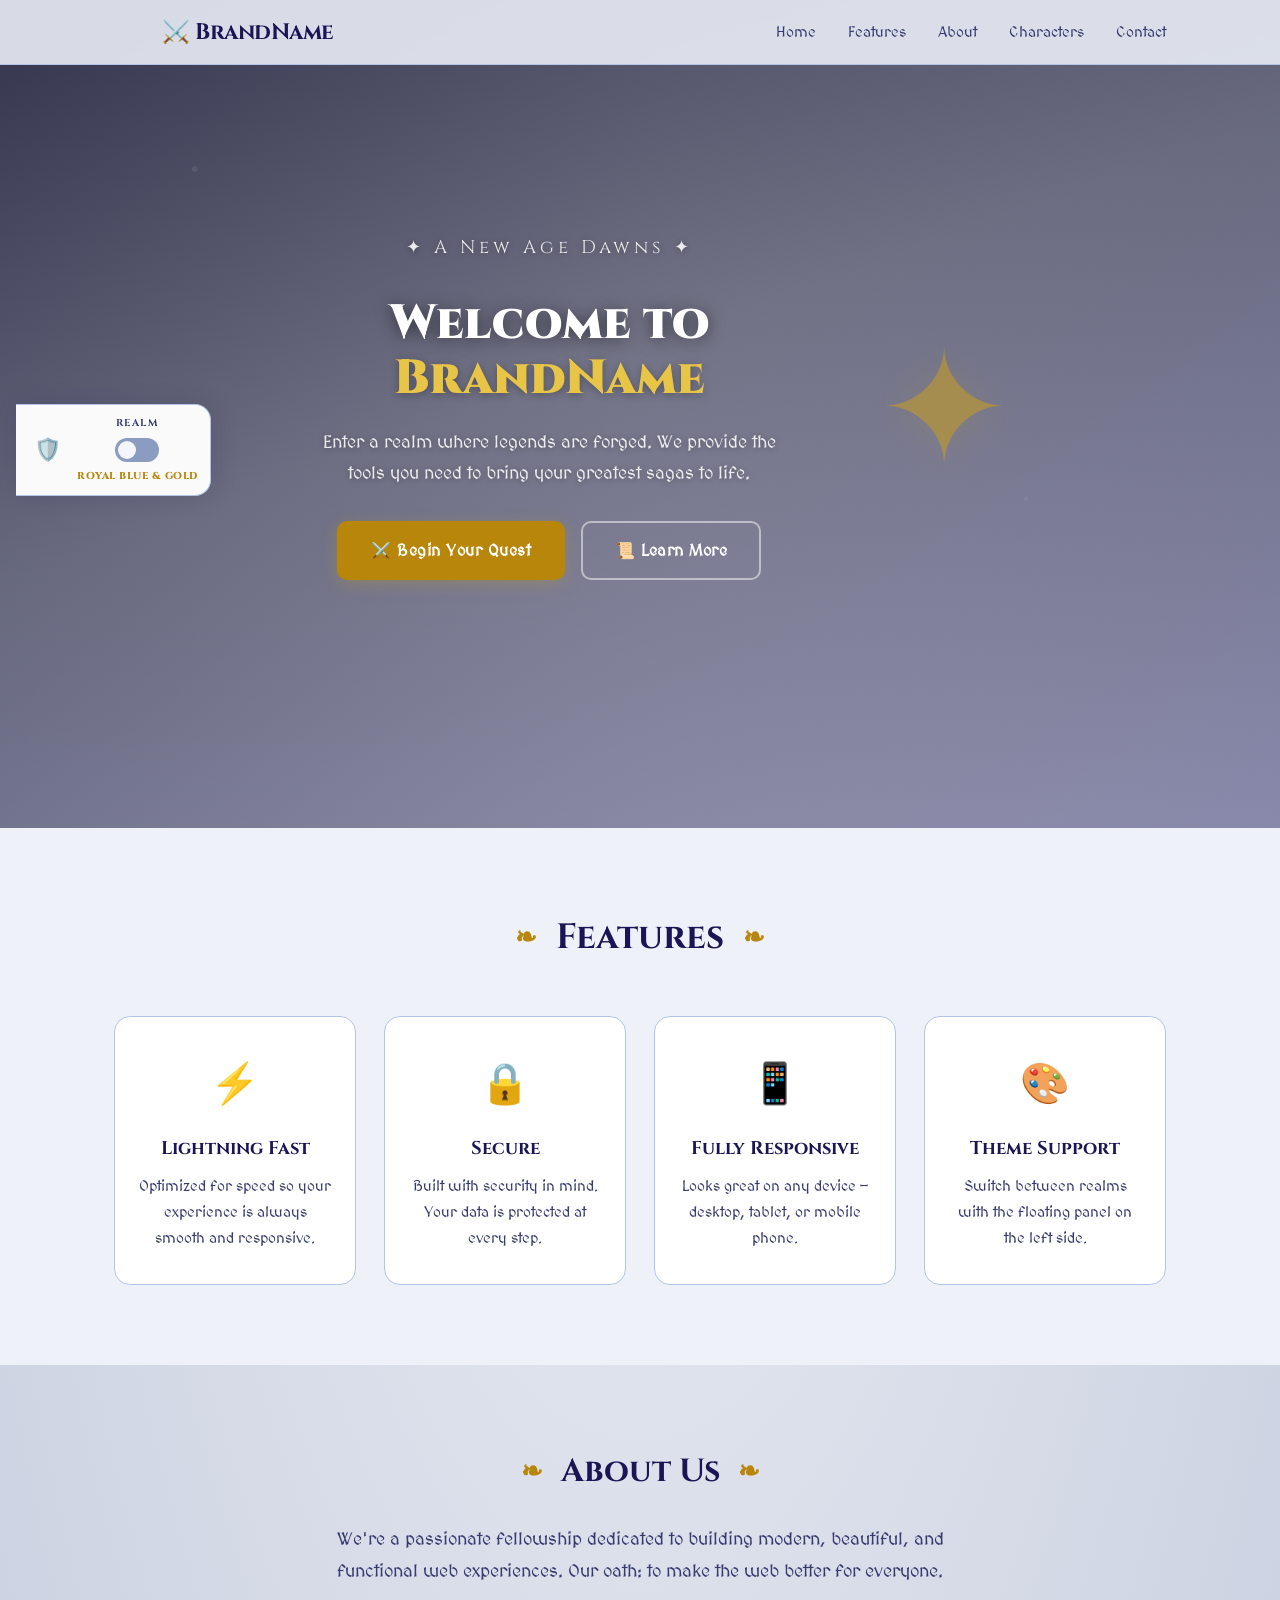
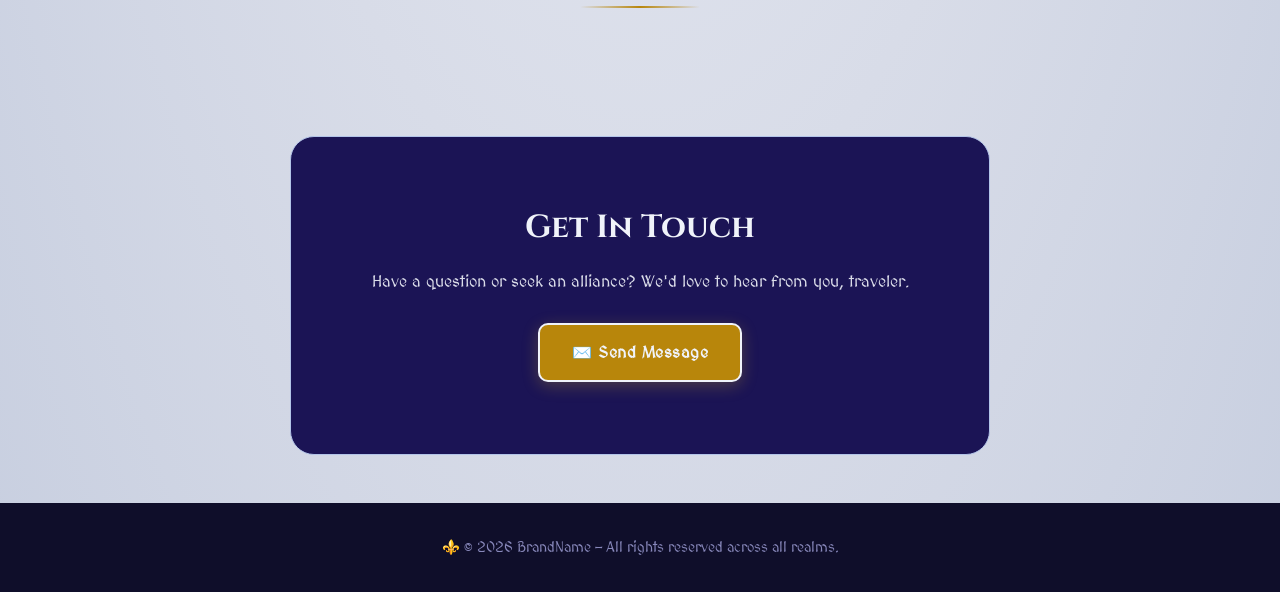
<file: index.html>
<!DOCTYPE html>
<html lang="en">
<head>
  <meta charset="UTF-8" />
  <meta name="viewport" content="width=device-width, initial-scale=1.0" />
  <title>BrandName — Realm of Legends</title>
  <link rel="preconnect" href="https://fonts.googleapis.com" />
  <link rel="preconnect" href="https://fonts.gstatic.com" crossorigin />
  <link href="https://fonts.googleapis.com/css2?family=Cinzel:wght@400;700;900&family=MedievalSharp&display=swap" rel="stylesheet" />
  <link rel="stylesheet" href="styles/style.css" />
</head>
<body>

  <!-- Floating Theme Panel -->
  <div class="theme-panel" id="themePanel">
    <button class="theme-panel-toggle" id="themePanelToggle" aria-label="Toggle theme panel">
      🛡️
    </button>
    <div class="theme-panel-body" id="themePanelBody">
      <p class="theme-label">Realm</p>
      <div class="toggle-switch">
        <input type="checkbox" id="themeToggle" />
        <label for="themeToggle" class="toggle-slider"></label>
      </div>
      <p class="theme-status" id="themeStatus">Royal Blue & Gold</p>
    </div>
  </div>

  <!-- Navigation -->
  <nav class="navbar" id="navbar">
    <div class="container nav-container">
      <div class="nav-brand">⚔️ BrandName</div>
      <ul class="nav-links" id="navLinks">
        <li><a href="index.html">Home</a></li>
        <li><a href="index.html#features">Features</a></li>
        <li><a href="index.html#about">About</a></li>
        <li><a href="characters.html">Characters</a></li>
        <li><a href="index.html#contact">Contact</a></li>
      </ul>
      <div class="hamburger" id="hamburger">
        <span></span><span></span><span></span>
      </div>
    </div>
  </nav>

  <!-- Hero Section -->
  <section class="hero" id="hero">
    <div class="hero-overlay"></div>
    <div class="hero-particles" aria-hidden="true"></div>
    <div class="container hero-container">
      <div class="hero-content">
        <p class="hero-subtitle">✦ A New Age Dawns ✦</p>
        <h1>Welcome to <span class="accent">BrandName</span></h1>
        <p>Enter a realm where legends are forged. We provide the tools you need to bring your greatest sagas to life.</p>
        <div class="hero-buttons">
          <a href="#features" class="btn btn-primary">⚔️ Begin Your Quest</a>
          <a href="#about" class="btn btn-secondary">📜 Learn More</a>
        </div>
      </div>
      <div class="hero-visual">
        <div class="hero-graphic">✦</div>
      </div>
    </div>
  </section>

  <!-- Features Section -->
  <section class="features" id="features">
    <div class="container">
      <h2><span class="ornament">❧</span> Features <span class="ornament">❧</span></h2>
      <div class="features-grid">
        <div class="feature-card">
          <div class="feature-icon">⚡</div>
          <h3>Lightning Fast</h3>
          <p>Optimized for speed so your experience is always smooth and responsive.</p>
        </div>
        <div class="feature-card">
          <div class="feature-icon">🔒</div>
          <h3>Secure</h3>
          <p>Built with security in mind. Your data is protected at every step.</p>
        </div>
        <div class="feature-card">
          <div class="feature-icon">📱</div>
          <h3>Fully Responsive</h3>
          <p>Looks great on any device — desktop, tablet, or mobile phone.</p>
        </div>
        <div class="feature-card">
          <div class="feature-icon">🎨</div>
          <h3>Theme Support</h3>
          <p>Switch between realms with the floating panel on the left side.</p>
        </div>
      </div>
    </div>
  </section>

  <!-- About Section -->
  <section class="about" id="about">
    <div class="container">
      <h2><span class="ornament">❧</span> About Us <span class="ornament">❧</span></h2>
      <p>We're a passionate fellowship dedicated to building modern, beautiful, and functional web experiences. Our oath: to make the web better for everyone.</p>
      <div class="ornament-divider"></div>
    </div>
  </section>

  <!-- Contact Section -->
  <section class="contact" id="contact">
    <div class="container">
      <h2>Get In Touch</h2>
      <p>Have a question or seek an alliance? We'd love to hear from you, traveler.</p>
      <a href="mailto:hello@brandname.com" class="btn btn-primary">✉️ Send Message</a>
    </div>
  </section>

  <!-- Footer -->
  <footer class="footer">
    <div class="container">
      <p class="footer-text">⚜️ &copy; 2026 BrandName — All rights reserved across all realms.</p>
    </div>
  </footer>

  <script src="scripts/indexscript.js"></script>
</body>
</html>
</file>
<file: styles/style.css>
/* ==============================================
   Fantasy Theme System
   Theme A: Royal Blue & Gold  (light mode)
   Theme B: Crimson & Silver   (dark mode)
   ============================================== */

/* ========================================
   VARIABLES — Royal Blue & Gold (Light)
   ======================================== */
   :root {
    --font-display: 'Cinzel', serif;
    --font-body:    'MedievalSharp', cursive;
  
    --bg-primary:       #e6eaf4;
    --bg-secondary:     #f0f3fa;
    --bg-card:          #ffffff;
    --text-primary:     #1b1455;
    --text-secondary:   #363a6e;
    --accent:           #b8860b;
    --accent-hover:     #967011;
    --gold:             #c59b26;
    --gold-light:       #e8c547;
    --gold-glow:        rgba(197, 155, 38, 0.3);
    --border-color:     #b3c4e8;
    --shadow:           rgba(27, 20, 85, 0.1);
    --shadow-strong:    rgba(27, 20, 85, 0.18);
    --nav-bg:           rgba(230, 234, 244, 0.92);
    --hero-graphic:     #c59b26;
    --feature-bg:       #eef1f8;
    --contact-bg:       #1b1455;
    --contact-text:     #f0f3fa;
    --footer-bg:        #0f0e2a;
    --footer-text:      #8888bb;
    --toggle-bg:        #8a9cc0;
    --toggle-knob:      #f5f5ff;
    --panel-bg:         rgba(255, 255, 255, 0.97);
    --panel-border:     #b3c4e8;
    --panel-shadow:     rgba(27, 20, 85, 0.12);
    --btn-secondary-border: #b3c4e8;
    --btn-secondary-text:   #1b1455;
    --hero-overlay:     linear-gradient(
                          160deg,
                          rgba(15, 14, 42, 0.82) 0%,
                          rgba(15, 14, 42, 0.55) 45%,
                          rgba(27, 20, 85, 0.4) 100%
                        );
    --trait-bg:         rgba(184, 134, 11, 0.12);
    --trait-text:       #b8860b;
    --ring-color:       #b8860b;
    --detail-bg:        rgba(230, 234, 244, 0.6);
    --meta-tag-bg:      rgba(184, 134, 11, 0.1);
    --meta-tag-text:    #b8860b;
    --back-link-color:  #b8860b;
    --ornament-color:   #b8860b;
    --card-border-glow: rgba(184, 134, 11, 0.25);
    --bg-radial:        radial-gradient(ellipse at top, #f0f3fa 0%, #d8dce8 60%, #c8cfe0 100%);
  }
  
  /* ========================================
     VARIABLES — Crimson & Silver (Dark)
     ======================================== */
  [data-theme="silver-red"] {
    --bg-primary:       #14080c;
    --bg-secondary:     #220e14;
    --bg-card:          #2a131c;
    --text-primary:     #e4d5c4;
    --text-secondary:   #c0a898;
    --accent:           #d93028;
    --accent-hover:     #f44038;
    --gold:             #8a8a9a;
    --gold-light:       #a8a8b8;
    --gold-glow:        rgba(217, 48, 40, 0.3);
    --border-color:     #3d1f26;
    --shadow:           rgba(0, 0, 0, 0.45);
    --shadow-strong:    rgba(0, 0, 0, 0.6);
    --nav-bg:           rgba(20, 8, 12, 0.94);
    --hero-graphic:     #d93028;
    --feature-bg:       #1a0c10;
    --contact-bg:       #2a131c;
    --contact-text:     #e4d5c4;
    --footer-bg:        #0a0406;
    --footer-text:      #776660;
    --toggle-bg:        #553338;
    --toggle-knob:      #f0e8e0;
    --panel-bg:         rgba(35, 15, 20, 0.97);
    --panel-border:     #3d1f26;
    --panel-shadow:     rgba(0, 0, 0, 0.5);
    --btn-secondary-border: #3d1f26;
    --btn-secondary-text:   #e4d5c4;
    --hero-overlay:     linear-gradient(
                          160deg,
                          rgba(10, 4, 6, 0.9) 0%,
                          rgba(30, 10, 16, 0.6) 45%,
                          rgba(42, 19, 28, 0.4) 100%
                        );
    --trait-bg:         rgba(217, 48, 40, 0.12);
    --trait-text:       #d93028;
    --ring-color:       #d93028;
    --detail-bg:        rgba(25, 10, 14, 0.6);
    --meta-tag-bg:      rgba(217, 48, 40, 0.1);
    --meta-tag-text:    #d93028;
    --back-link-color:  #d93028;
    --ornament-color:   #d93028;
    --card-border-glow: rgba(217, 48, 40, 0.25);
    --bg-radial:        radial-gradient(ellipse at top, #1a0c10 0%, #14080c 50%, #0e0508 100%);
  }
  
  
  /* ==================================
     Reset & Base Styles
     ================================== */
  *,
  *::before,
  *::after {
    margin: 0;
    padding: 0;
    box-sizing: border-box;
  }
  
  html {
    scroll-behavior: smooth;
  }
  
  body {
    font-family: var(--font-body);
    background: var(--bg-radial);
    background-color: var(--bg-primary);
    color: var(--text-primary);
    line-height: 1.7;
    transition: background-color 0.5s ease, color 0.5s ease;
    overflow-x: hidden;
  }
  
  a {
    text-decoration: none;
    color: inherit;
  }
  
  ul {
    list-style: none;
  }
  
  .container {
    max-width: 1100px;
    margin: 0 auto;
    padding: 0 24px;
  }
  
  section {
    padding: 80px 0;
  }
  
  
  /* ==================================
     Floating Theme Panel
     ================================== */
  .theme-panel {
    position: fixed;
    top: 50%;
    left: 16px;
    transform: translateY(-50%);
    z-index: 10000;
    background: var(--panel-bg);
    border: 1px solid var(--panel-border);
    border-left: none;
    border-radius: 0 16px 16px 0;
    box-shadow: 4px 0 24px var(--panel-shadow);
    padding: 10px 12px 10px 14px;
    display: flex;
    align-items: center;
    gap: 12px;
    transition: opacity 0.3s ease, box-shadow 0.3s ease, background-color 0.4s ease, border-color 0.4s ease;
    cursor: default;
    backdrop-filter: blur(12px);
    -webkit-backdrop-filter: blur(12px);
  }
  
  .theme-panel:hover {
    box-shadow: 6px 0 32px var(--panel-shadow);
  }
  
  .theme-panel.hidden {
    opacity: 0;
    pointer-events: none;
  }
  
  .panel-open .theme-panel.hidden {
    opacity: 1;
    pointer-events: auto;
  }
  
  .theme-panel-toggle {
    background: none;
    border: none;
    cursor: pointer;
    font-size: 22px;
    line-height: 1;
    padding: 6px 4px;
    border-radius: 8px;
    transition: background 0.2s;
    flex-shrink: 0;
    display: flex;
    align-items: center;
    justify-content: center;
    color: inherit;
  }
  
  .theme-panel-toggle:hover {
    background: rgba(128, 128, 128, 0.15);
  }
  
  .theme-panel-body {
    display: flex;
    flex-direction: column;
    align-items: center;
    gap: 6px;
    white-space: nowrap;
  }
  
  .theme-label {
    font-family: var(--font-display);
    font-size: 10px;
    font-weight: 700;
    color: var(--text-secondary);
    text-transform: uppercase;
    letter-spacing: 1.5px;
    margin: 0;
  }
  
  .theme-status {
    font-family: var(--font-display);
    font-size: 10px;
    font-weight: 800;
    color: var(--accent);
    margin: 0;
    text-transform: uppercase;
    letter-spacing: 0.5px;
  }
  
  /* Toggle Switch */
  .toggle-switch {
    position: relative;
    width: 44px;
    height: 24px;
  }
  
  .toggle-switch input {
    opacity: 0;
    width: 0;
    height: 0;
    position: absolute;
  }
  
  .toggle-slider {
    position: absolute;
    cursor: pointer;
    inset: 0;
    background-color: var(--toggle-bg);
    border-radius: 24px;
    transition: background-color 0.3s ease;
  }
  
  .toggle-slider::before {
    content: '';
    position: absolute;
    height: 18px;
    width: 18px;
    left: 3px;
    bottom: 3px;
    background-color: var(--toggle-knob);
    border-radius: 50%;
    transition: transform 0.3s ease, background-color 0.3s ease;
  }
  
  .toggle-switch input:checked + .toggle-slider {
    background-color: var(--accent);
  }
  
  .toggle-switch input:checked + .toggle-slider::before {
    transform: translateX(20px);
  }
  
  /* Mobile: hide panel body */
  @media (max-width: 600px) {
    .theme-panel-body {
      display: none;
    }
    .theme-panel {
      padding: 10px 8px 10px 10px;
      border-radius: 0 12px 12px 0;
    }
    .theme-panel:hover .theme-panel-body,
    .theme-panel.active .theme-panel-body {
      display: flex;
      position: absolute;
      left: 48px;
      top: 50%;
      transform: translateY(-50%);
      background: var(--panel-bg);
      border: 1px solid var(--panel-border);
      border-radius: 12px;
      padding: 12px 16px;
      box-shadow: 6px 6px 24px var(--panel-shadow);
    }
  }
  
  
  /* ==================================
     Navigation
     ================================== */
  .navbar {
    position: fixed;
    top: 0;
    left: 0;
    right: 0;
    z-index: 900;
    background: var(--nav-bg);
    backdrop-filter: blur(14px);
    -webkit-backdrop-filter: blur(14px);
    border-bottom: 1px solid var(--border-color);
    transition: background-color 0.4s ease, border-color 0.4s ease;
  }
  
  .nav-container {
    display: flex;
    justify-content: space-between;
    align-items: center;
    height: 64px;
  }
  
  .nav-brand {
    font-family: var(--font-display);
    font-size: 1.4rem;
    font-weight: 700;
    letter-spacing: -0.5px;
    margin-left: 48px;
  }
  
  .nav-links {
    display: flex;
    gap: 32px;
  }
  
  .nav-links a {
    font-family: var(--font-body);
    font-weight: 500;
    font-size: 0.95rem;
    color: var(--text-secondary);
    transition: color 0.3s;
    position: relative;
  }
  
  .nav-links a::after {
    content: '';
    position: absolute;
    width: 0;
    height: 2px;
    background: var(--accent);
    left: 0;
    bottom: -4px;
    transition: width 0.3s ease;
  }
  
  .nav-links a:hover {
    color: var(--accent);
  }
  
  .nav-links a:hover::after,
  .nav-links a.active::after {
    width: 100%;
  }
  
  .nav-links a.active {
    color: var(--accent);
    font-weight: 700;
  }
  
  .hamburger {
    display: none;
    flex-direction: column;
    gap: 5px;
    cursor: pointer;
    padding: 4px;
    background: none;
    border: none;
  }
  
  .hamburger span {
    display: block;
    width: 24px;
    height: 2.5px;
    background: var(--text-primary);
    border-radius: 2px;
    transition: background 0.3s, transform 0.3s, opacity 0.3s;
  }
  
  /* Mobile Nav */
  @media (max-width: 768px) {
    .hamburger {
      display: flex;
    }
    .nav-brand {
      margin-left: 56px;
    }
    .nav-links {
      position: fixed;
      top: 64px;
      left: 0;
      right: 0;
      flex-direction: column;
      background: var(--nav-bg);
      padding: 24px;
      gap: 20px;
      border-bottom: 1px solid var(--border-color);
      transform: translateY(-120%);
      transition: transform 0.35s ease;
    }
    .nav-links.open {
      transform: translateY(0);
    }
    .nav-links a {
      font-size: 1.1rem;
    }
  }
  
  
  /* ==================================
     Hero / Home Section
     ================================== */
  .hero {
    position: relative;
    display: flex;
    align-items: center;
    justify-content: center;
    min-height: 92vh;
    padding-top: 64px;
    background: url('https://images.unsplash.com/photo-1557683316-973673baf926?auto=format&fit=crop&w=1920&q=80')
      center / cover no-repeat fixed;
    color: #ffffff;
    overflow: hidden;
  }
  
  .hero-overlay {
    position: absolute;
    inset: 0;
    background: var(--hero-overlay);
    z-index: 1;
    pointer-events: none;
  }
  
  /* Floating particle sparkles */
  .hero-particles {
    position: absolute;
    inset: 0;
    z-index: 1;
    pointer-events: none;
    overflow: hidden;
  }
  
  .hero-particles::before,
  .hero-particles::after {
    content: '';
    position: absolute;
    border-radius: 50%;
    background: rgba(255, 255, 255, 0.08);
    animation: drift 8s ease-in-out infinite alternate;
  }
  
  .hero-particles::before {
    width: 6px;
    height: 6px;
    top: 20%;
    left: 15%;
    animation-duration: 8s;
    animation-delay: 0s;
  }
  
  .hero-particles::after {
    width: 4px;
    height: 4px;
    top: 60%;
    left: 80%;
    animation-duration: 12s;
    animation-delay: 3s;
  }
  
  @keyframes drift {
    0%   { transform: translate(0, 0) scale(1);   opacity: 0; }
    50%  { transform: translate(30px, -40px) scale(1.5); opacity: 0.8; }
    100% { transform: translate(-20px, -80px) scale(0.5); opacity: 0; }
  }
  
  .hero-container {
    position: relative;
    z-index: 2;
    display: flex;
    align-items: center;
    justify-content: center;
    gap: 48px;
    text-align: center;
  }
  
  .hero-content {
    flex: 1;
    max-width: 560px;
  }
  
  .hero-subtitle {
    font-family: var(--font-display);
    font-size: 1rem;
    color: var(--gold-light);
    letter-spacing: 4px;
    margin-bottom: 16px;
    text-shadow: 0 2px 10px rgba(0, 0, 0, 0.4);
  }
  
  .hero-content h1 {
    font-family: var(--font-display);
    font-size: 3rem;
    font-weight: 900;
    line-height: 1.15;
    margin-bottom: 20px;
    color: #ffffff;
    text-shadow: 0 2px 16px rgba(0, 0, 0, 0.5);
  }
  
  .accent {
    color: var(--gold-light);
    text-shadow: 0 2px 8px rgba(0, 0, 0, 0.3);
  }
  
  .hero-content p {
    font-size: 1.15rem;
    color: rgba(255, 255, 255, 0.88);
    margin-bottom: 32px;
    max-width: 460px;
    margin-left: auto;
    margin-right: auto;
    text-shadow: 0 1px 6px rgba(0, 0, 0, 0.3);
  }
  
  .hero-buttons {
    display: flex;
    gap: 16px;
    justify-content: center;
    flex-wrap: wrap;
  }
  
  .btn {
    display: inline-block;
    padding: 14px 32px;
    font-size: 1rem;
    font-weight: 600;
    border-radius: 10px;
    transition: all 0.3s ease;
    cursor: pointer;
    font-family: var(--font-body);
    letter-spacing: 0.5px;
  }
  
  .btn-primary {
    background: var(--accent);
    color: #fff;
    border: 2px solid transparent;
    box-shadow: 0 4px 16px var(--gold-glow);
    position: relative;
    overflow: hidden;
  }
  
  .btn-primary::before {
    content: '';
    position: absolute;
    inset: 0;
    background: linear-gradient(135deg, transparent 40%, rgba(255,255,255,0.15) 50%, transparent 60%);
    transition: transform 0.5s ease;
    transform: translateX(-100%);
  }
  
  .btn-primary:hover::before {
    transform: translateX(100%);
  }
  
  .btn-primary:hover {
    background: var(--accent-hover);
    transform: translateY(-2px);
    box-shadow: 0 6px 24px var(--gold-glow);
  }
  
  .btn-secondary {
    background: transparent;
    color: #ffffff;
    border: 2px solid rgba(255, 255, 255, 0.5);
  }
  
  .btn-secondary:hover {
    border-color: #ffffff;
    color: #ffffff;
    background: rgba(255, 255, 255, 0.1);
    transform: translateY(-2px);
  }
  
  .hero-visual {
    flex-shrink: 0;
    display: flex;
    align-items: center;
    justify-content: center;
  }
  
  .hero-graphic {
    font-size: 10rem;
    color: var(--hero-graphic);
    opacity: 0.6;
    line-height: 1;
    animation: float 3s ease-in-out infinite;
    filter: drop-shadow(0 4px 20px var(--gold-glow));
  }
  
  @keyframes float {
    0%, 100% { transform: translateY(0); }
    50% { transform: translateY(-16px); }
  }
  
  
  /* ==================================
     Features Section
     ================================== */
  .features {
    background: var(--feature-bg);
    text-align: center;
    position: relative;
    transition: background-color 0.4s ease;
  }
  
  .features h2 {
    font-family: var(--font-display);
    font-size: 2.2rem;
    margin-bottom: 8px;
    color: var(--text-primary);
  }
  
  .ornament {
    display: inline-block;
    color: var(--ornament-color);
    font-size: 1.6rem;
    margin: 0 10px;
    vertical-align: middle;
  }
  
  /* Decorative divider under headings */
  .ornament-divider {
    width: 120px;
    height: 2px;
    background: linear-gradient(90deg, transparent, var(--ornament-color), transparent);
    margin: 20px auto 0;
    border-radius: 2px;
  }
  
  .about p {
    margin-top: 24px;
  }
  
  .features-grid {
    display: grid;
    grid-template-columns: repeat(auto-fit, minmax(230px, 1fr));
    gap: 28px;
    max-width: 1100px;
    margin: 48px auto 0;
  }
  
  .feature-card {
    background: var(--bg-card);
    border: 1px solid var(--border-color);
    border-radius: 16px;
    padding: 32px 24px;
    transition: transform 0.3s, box-shadow 0.3s, background-color 0.4s, border-color 0.4s;
    position: relative;
    overflow: hidden;
  }
  
  /* Subtle shine on card hover */
  .feature-card::before {
    content: '';
    position: absolute;
    inset: 0;
    background: linear-gradient(135deg, transparent 40%, rgba(255,255,255,0.06) 48%, rgba(255,255,255,0.06) 52%, transparent 60%);
    opacity: 0;
    transition: opacity 0.3s;
    pointer-events: none;
  }
  
  .feature-card:hover::before {
    opacity: 1;
  }
  
  .feature-card:hover {
    transform: translateY(-6px);
    box-shadow: 0 12px 32px var(--shadow-strong);
    border-color: var(--ring-color);
  }
  
  .feature-icon {
    font-size: 2.5rem;
    margin-bottom: 16px;
  }
  
  .feature-card h3 {
    font-family: var(--font-display);
    font-size: 1.15rem;
    margin-bottom: 10px;
  }
  
  .feature-card p {
    color: var(--text-secondary);
    font-size: 0.95rem;
  }
  
  
  /* ==================================
     About Section
     ================================== */
  .about {
    text-align: center;
    max-width: 680px;
    margin: 0 auto;
  }
  
  .about h2 {
    font-family: var(--font-display);
    font-size: 2rem;
    margin-bottom: 16px;
  }
  
  .about p {
    color: var(--text-secondary);
    font-size: 1.1rem;
    line-height: 1.8;
  }
  
  
  /* ==================================
     Contact Section
     ================================== */
  .contact {
    text-align: center;
    background: var(--contact-bg);
    color: var(--contact-text);
    border-radius: 24px;
    max-width: 700px;
    margin: 48px auto 0;
    padding: 64px 24px;
    transition: background-color 0.4s ease, color 0.4s ease;
    position: relative;
    border: 1px solid var(--border-color);
  }
  
  .contact h2 {
    font-family: var(--font-display);
    font-size: 2rem;
    margin-bottom: 12px;
  }
  
  .contact p {
    margin-bottom: 28px;
    opacity: 0.9;
  }
  
  .contact .btn {
    border-color: var(--contact-text);
    color: var(--contact-text);
  }
  
  .contact .btn:hover {
    background: var(--contact-text);
    color: var(--contact-bg);
  }
  
  
  /* ==================================
     Characters Banner
     ================================== */
  .characters-banner {
    padding: 120px 24px 60px;
    text-align: center;
    background: var(--feature-bg);
    transition: background-color 0.4s ease;
  }
  
  .characters-banner h1 {
    font-family: var(--font-display);
    font-size: 2.8rem;
    font-weight: 800;
    margin-bottom: 12px;
  }
  
  .characters-banner p {
    font-size: 1.15rem;
    color: var(--text-secondary);
    max-width: 520px;
    margin: 0 auto;
  }
  
  
  /* ==================================
     Characters Grid & Cards
     ================================== */
  .characters-section {
    background: var(--bg-primary);
    transition: background-color 0.4s ease;
  }
  
  .characters-grid {
    display: grid;
    grid-template-columns: repeat(auto-fill, minmax(280px, 1fr));
    gap: 32px;
    padding: 20px 0 80px;
  }
  
  .character-card-link {
    text-decoration: none;
    color: inherit;
    cursor: pointer;
  }
  
  .character-card {
    background: var(--bg-card);
    border: 1px solid var(--border-color);
    border-radius: 20px;
    padding: 32px 24px;
    text-align: center;
    transition: transform 0.3s ease, box-shadow 0.3s ease, background-color 0.4s, border-color 0.4s;
    cursor: pointer;
    position: relative;
    overflow: hidden;
  }
  
  /* Parchment shimmer on card */
  .character-card::before {
    content: '';
    position: absolute;
    inset: 0;
    background: linear-gradient(135deg, transparent 40%, rgba(255,255,255,0.06) 48%, rgba(255,255,255,0.06) 52%, transparent 60%);
    opacity: 0;
    transition: opacity 0.3s;
    pointer-events: none;
  }
  
  .character-card:hover::before {
    opacity: 1;
  }
  
  .character-card:hover {
    transform: translateY(-8px);
    box-shadow: 0 16px 40px var(--shadow-strong);
    border-color: var(--ring-color);
  }
  
  .character-image-wrapper {
    position: relative;
    width: 130px;
    height: 130px;
    margin: 0 auto 20px;
  }
  
  .character-ring {
    position: absolute;
    inset: -6px;
    border-radius: 50%;
    border: 3px solid var(--ring-color);
    opacity: 0.35;
    transition: opacity 0.4s ease;
  }
  
  .character-card:hover .character-ring {
    opacity: 0.7;
  }
  
  .character-image {
    width: 130px;
    height: 130px;
    border-radius: 50%;
    object-fit: cover;
    border: 4px solid var(--border-color);
    transition: border-color 0.4s ease, transform 0.3s ease;
    display: block;
  }
  
  .character-card:hover .character-image {
    border-color: var(--accent);
    transform: scale(1.05);
  }
  
  .character-info h3.character-name {
    font-family: var(--font-display);
    font-size: 1.3rem;
    font-weight: 700;
    margin-bottom: 4px;
  }
  
  .character-role {
    font-size: 0.85rem;
    font-weight: 600;
    color: var(--accent);
    text-transform: uppercase;
    letter-spacing: 1px;
    margin-bottom: 12px;
  }
  
  .character-divider {
    width: 40px;
    height: 3px;
    background: var(--accent);
    border-radius: 2px;
    margin: 0 auto 16px;
    opacity: 0.5;
  }
  
  .character-bio {
    font-size: 0.95rem;
    color: var(--text-secondary);
    line-height: 1.65;
    margin-bottom: 18px;
  }
  
  .character-traits {
    display: flex;
    flex-wrap: wrap;
    justify-content: center;
    gap: 8px;
  }
  
  .trait {
    display: inline-block;
    background: var(--trait-bg);
    color: var(--trait-text);
    font-size: 0.78rem;
    font-weight: 600;
    padding: 4px 12px;
    border-radius: 20px;
    letter-spacing: 0.3px;
    border: 1px solid var(--trait-text);
    opacity: 0.85;
  }
  
  
  /* ==================================
     FOOTER
     ================================== */
  .footer {
    text-align: center;
    padding: 32px 24px;
    background: var(--footer-bg);
    color: var(--footer-text);
    font-size: 0.9rem;
    transition: background-color 0.4s ease, color 0.4s ease;
    margin-top: 48px;
  }
  
  .footer-text {
    margin: 0;
  }
  
  
  /* ==================================
     CHARACTER DETAIL PAGE
     ================================== */
  .character-detail {
    padding: 120px 0 80px;
    background: var(--detail-bg);
    min-height: 90vh;
    transition: background-color 0.4s ease;
  }
  
  .back-link {
    display: inline-block;
    color: var(--back-link-color);
    font-weight: 600;
    font-size: 0.95rem;
    margin-bottom: 32px;
    transition: color 0.2s, transform 0.2s;
    font-family: var(--font-body);
  }
  
  .back-link:hover {
    color: var(--accent-hover);
    transform: translateX(-4px);
  }
  
  .detail-layout {
    display: flex;
    align-items: flex-start;
    gap: 48px;
  }
  
  /* Large portrait */
  .detail-image-container {
    position: relative;
    flex-shrink: 0;
    width: 280px;
    height: 280px;
  }
  
  .detail-ring {
    position: absolute;
    inset: -10px;
    border-radius: 50%;
    border: 4px solid var(--ring-color);
    opacity: 0.35;
    transition: opacity 0.4s ease;
  }
  
  .detail-image-container:hover .detail-ring {
    opacity: 0.7;
  }
  
  .detail-image {
    width: 280px;
    height: 280px;
    border-radius: 50%;
    object-fit: cover;
    border: 5px solid var(--border-color);
    box-shadow: 0 12px 40px var(--shadow-strong);
    display: block;
    transition: border-color 0.4s ease, transform 0.3s ease;
  }
  
  .detail-image-container:hover .detail-image {
    border-color: var(--accent);
    transform: scale(1.03);
  }
  
  /* Info panel */
  .detail-info {
    flex: 1;
    padding-top: 8px;
  }
  
  .detail-name {
    font-family: var(--font-display);
    font-size: 2.4rem;
    font-weight: 900;
    margin-bottom: 4px;
    line-height: 1.2;
    background: linear-gradient(135deg, var(--text-primary), var(--accent));
    -webkit-background-clip: text;
    -webkit-text-fill-color: transparent;
    background-clip: text;
  }
  
  .character-role.detail-role {
    font-size: 1rem;
    letter-spacing: 2px;
    margin-bottom: 16px;
  }
  
  .detail-divider {
    width: 60px;
    height: 4px;
    background: var(--accent);
    border-radius: 2px;
    margin-bottom: 20px;
    opacity: 0.5;
  }
  
  .detail-meta {
    display: flex;
    flex-wrap: wrap;
    gap: 8px;
    margin-bottom: 28px;
  }
  
  .meta-tag {
    display: inline-block;
    background: var(--meta-tag-bg);
    color: var(--meta-tag-text);
    font-size: 0.82rem;
    font-weight: 600;
    padding: 5px 14px;
    border-radius: 20px;
    border: 1px solid var(--meta-tag-text);
    opacity: 0.8;
  }
  
  .detail-bio {
    font-size: 1.05rem;
    color: var(--text-secondary);
    line-height: 1.8;
    margin-bottom: 20px;
  }
  
  .detail-info .character-traits {
    margin-top: 12px;
  }
  
  .detail-info .trait {
    font-size: 0.85rem;
    padding: 6px 16px;
  }
  
  
  /* ==================================
     Responsive
     ================================== */
  @media (max-width: 768px) {
    .hero {
      background-attachment: scroll;
    }
    .hero-container {
      flex-direction: column;
      padding-top: 80px;
    }
    .hero-subtitle {
      font-size: 0.85rem;
      letter-spacing: 3px;
    }
    .hero-content h1 {
      font-size: 2.2rem;
    }
    .hero-graphic {
      font-size: 6rem;
    }
    section {
      padding: 56px 16px;
    }
    .contact {
      margin-left: 16px;
      margin-right: 16px;
      border-radius: 16px;
    }
    .theme-panel {
      left: 8px;
    }
    .characters-banner h1 {
      font-size: 2rem;
    }
    .characters-grid {
      grid-template-columns: 1fr;
      gap: 24px;
    }
  
    .character-detail {
      padding-top: 100px;
    }
    .detail-layout {
      flex-direction: column;
      align-items: center;
      text-align: center;
      gap: 28px;
    }
    .detail-image-container {
      width: 200px;
      height: 200px;
    }
    .detail-ring {
      inset: -8px;
    }
    .detail-image {
      width: 200px;
      height: 200px;
    }
    .detail-name {
      font-size: 2rem;
    }
    .detail-meta {
      justify-content: center;
    }
  }
  
  @media (max-width: 480px) {
    .hero-content h1 {
      font-size: 1.8rem;
    }
    .hero-content p {
      font-size: 1rem;
    }
    .hero {
      min-height: 80vh;
    }
    .btn {
      padding: 12px 24px;
      font-size: 0.95rem;
    }
    .features h2,
    .about h2,
    .contact h2,
    .characters-banner h1 {
      font-size: 1.4rem;
    }
    .detail-name {
      font-size: 1.6rem;
    }
  }
</file>
